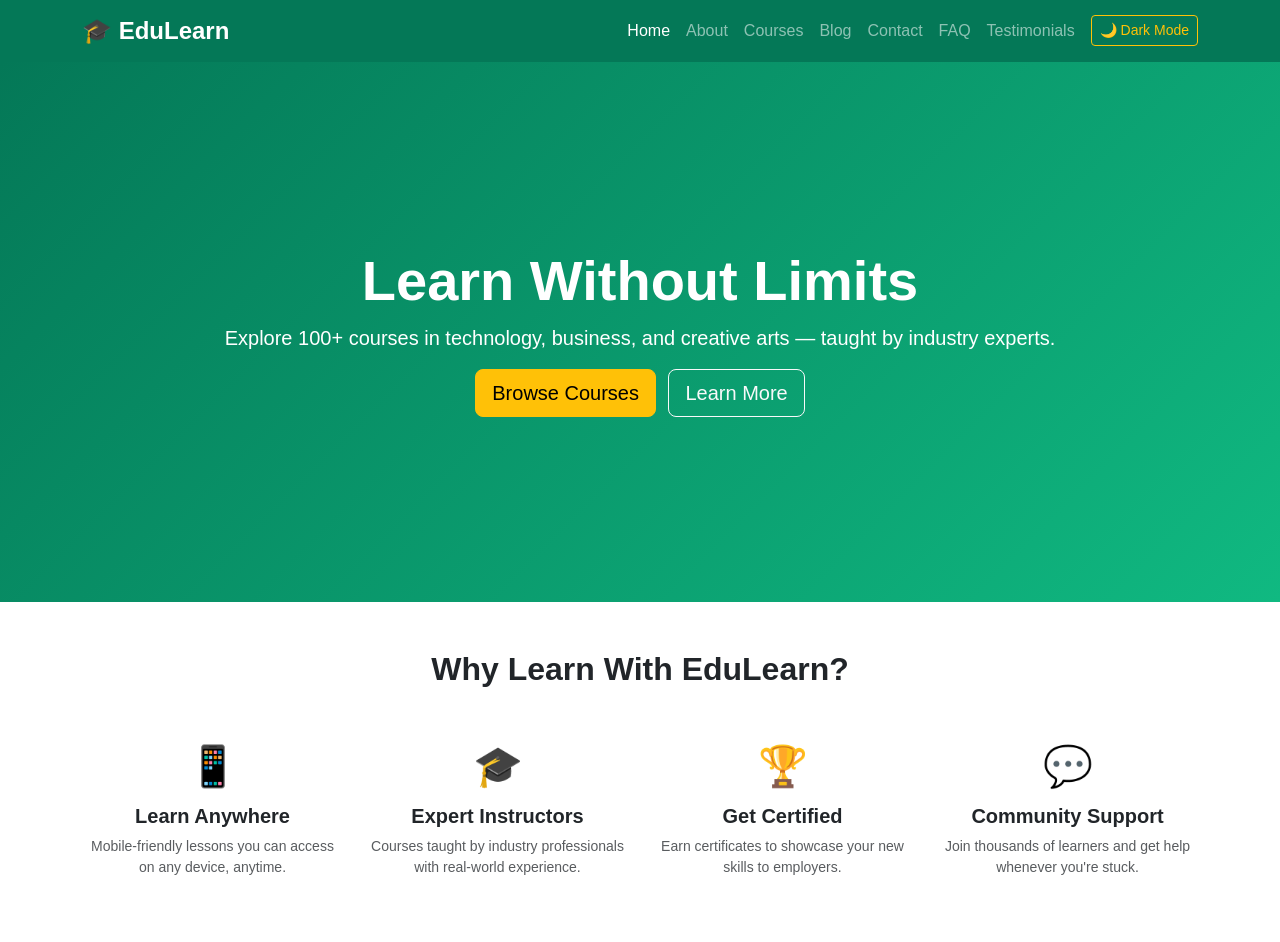
<file: index.html>
<!DOCTYPE html>
<html lang="en">
<head>
  <meta charset="UTF-8" />
  <meta name="viewport" content="width=device-width, initial-scale=1.0"/>
  <title>EduLearn – Learn Without Limits</title>
  <link href="https://cdn.jsdelivr.net/npm/bootstrap@5.3.0/dist/css/bootstrap.min.css" rel="stylesheet"/>
  <link rel="stylesheet" href="css/style.css"/>
  <link rel="icon" type="image/png" href="[data-uri]">
</head>
<body>

  <!-- NAVBAR -->
  <nav class="navbar navbar-expand-lg navbar-dark bg-primary" aria-label="Main navigation">
    <div class="container">
      <a class="navbar-brand fw-bold" href="index.html">🎓 EduLearn</a>
      <button class="navbar-toggler" type="button" data-bs-toggle="collapse" data-bs-target="#navMenu" aria-label="Toggle navigation menu" aria-expanded="false" aria-controls="navMenu">
        <span class="navbar-toggler-icon"></span>
      </button>
      <div class="collapse navbar-collapse" id="navMenu">
        <ul class="navbar-nav ms-auto">
          <li class="nav-item"><a class="nav-link active" href="index.html">Home</a></li>
          <li class="nav-item"><a class="nav-link" href="about.html">About</a></li>
          <li class="nav-item"><a class="nav-link" href="courses.html">Courses</a></li>
          <li class="nav-item"><a class="nav-link" href="blog.html">Blog</a></li>
          <li class="nav-item"><a class="nav-link" href="contact.html">Contact</a></li>
          <li class="nav-item"><a class="nav-link" href="faq.html">FAQ</a></li>
          <li class="nav-item"><a class="nav-link" href="testimonials.html">Testimonials</a></li>
        </ul>
      </div>
    </div>
  </nav>

  <!-- HERO -->
  <section class="hero-section text-white text-center py-5">
    <div class="container py-5">
      <h1 class="display-4 fw-bold">Learn Without Limits</h1>
      <p class="lead">Explore 100+ courses in technology, business, and creative arts — taught by industry experts.</p>
      <a href="courses.html" class="btn btn-warning btn-lg me-2">Browse Courses</a>
      <a href="about.html" class="btn btn-outline-light btn-lg">Learn More</a>
    </div>
  </section>

  </section>

  <!-- FEATURES SECTION -->
  <section class="py-5">
    <div class="container">
      <h2 class="text-center fw-bold mb-5">Why Learn With EduLearn?</h2>
      <div class="row g-4 text-center">
        <div class="col-md-3 col-6">
          <div class="fs-1 mb-2">📱</div>
          <h5 class="fw-bold">Learn Anywhere</h5>
          <p class="text-muted small">Mobile-friendly lessons you can access on any device, anytime.</p>
        </div>
        <div class="col-md-3 col-6">
          <div class="fs-1 mb-2">🎓</div>
          <h5 class="fw-bold">Expert Instructors</h5>
          <p class="text-muted small">Courses taught by industry professionals with real-world experience.</p>
        </div>
        <div class="col-md-3 col-6">
          <div class="fs-1 mb-2">🏆</div>
          <h5 class="fw-bold">Get Certified</h5>
          <p class="text-muted small">Earn certificates to showcase your new skills to employers.</p>
        </div>
        <div class="col-md-3 col-6">
          <div class="fs-1 mb-2">💬</div>
          <h5 class="fw-bold">Community Support</h5>
          <p class="text-muted small">Join thousands of learners and get help whenever you're stuck.</p>
        </div>
      </div>
    </div>
  </section>

  <!-- FOOTER -->

  <script src="https://cdn.jsdelivr.net/npm/bootstrap@5.3.0/dist/js/bootstrap.bundle.min.js"></script>
  <script src="js/main.js"></script>
  <button id="backToTop" class="btn btn-primary rounded-circle position-fixed" style="bottom:25px; right:25px; width:50px; height:50px; display:none; z-index:999;" aria-label="Back to top">↑</button>
</body>
</html>
</file>
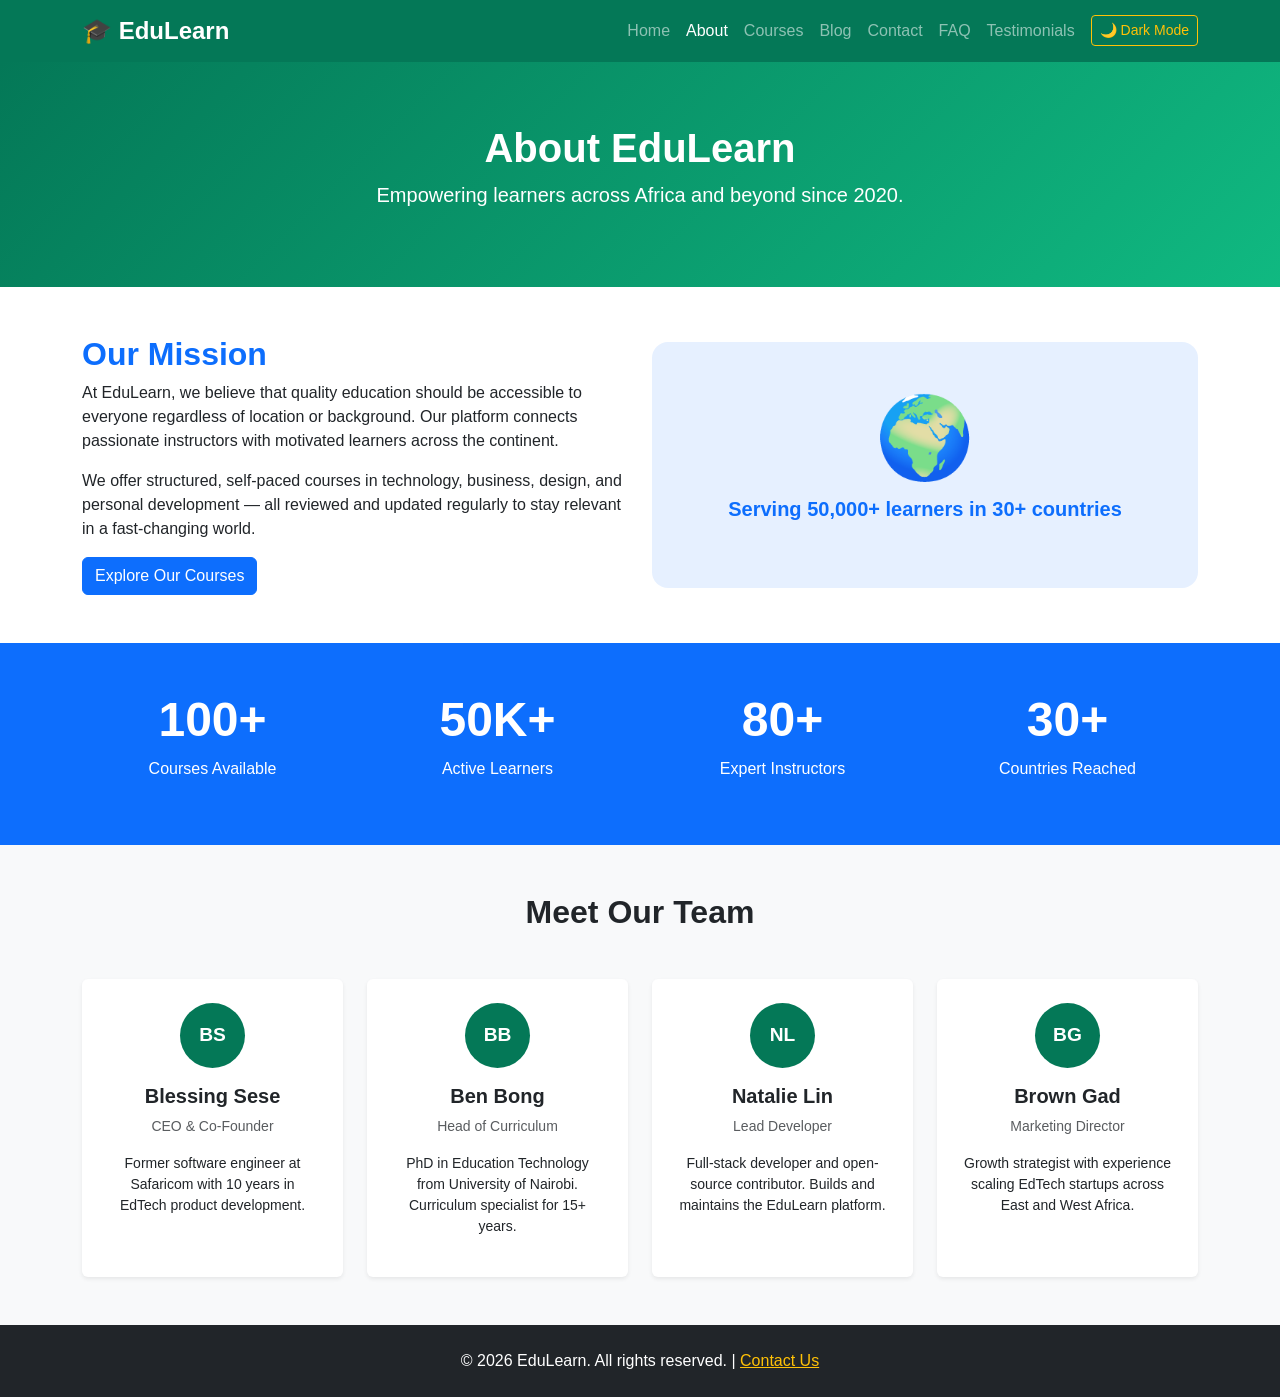
<file: about.html>
<!DOCTYPE html>
<html lang="en">
<head>
  <meta charset="UTF-8" />
  <meta name="viewport" content="width=device-width, initial-scale=1.0"/>
  <title>About Us – EduLearn</title>
  <link href="https://cdn.jsdelivr.net/npm/bootstrap@5.3.0/dist/css/bootstrap.min.css" rel="stylesheet"/>
  <link rel="stylesheet" href="css/style.css"/>
  <link rel="icon" type="image/png" href="[data-uri]">
</head>
<body>

  <nav class="navbar navbar-expand-lg navbar-dark bg-primary" aria-label="Main navigation">
    <div class="container">
      <a class="navbar-brand fw-bold" href="index.html">🎓 EduLearn</a>
     <button class="navbar-toggler" type="button" data-bs-toggle="collapse" data-bs-target="#navMenu" aria-label="Toggle navigation menu" aria-expanded="false" aria-controls="navMenu">
        <span class="navbar-toggler-icon"></span>
      </button>
      <div class="collapse navbar-collapse" id="navMenu">
        <ul class="navbar-nav ms-auto">
          <li class="nav-item"><a class="nav-link" href="index.html">Home</a></li>
          <li class="nav-item"><a class="nav-link active" href="about.html">About</a></li>
          <li class="nav-item"><a class="nav-link" href="courses.html">Courses</a></li>
          <li class="nav-item"><a class="nav-link" href="blog.html">Blog</a></li>
          <li class="nav-item"><a class="nav-link" href="contact.html">Contact</a></li>
          <li class="nav-item"><a class="nav-link" href="faq.html">FAQ</a></li>
          <li class="nav-item"><a class="nav-link" href="testimonials.html">Testimonials</a></li>
        </ul>
      </div>
    </div>
  </nav>

  <!-- PAGE HEADER -->
  <section class="page-header text-white text-center py-5">
    <div class="container">
      <h1 class="fw-bold">About EduLearn</h1>
      <p class="lead">Empowering learners across Africa and beyond since 2020.</p>
    </div>
  </section>

  <!-- MISSION -->
  <section class="py-5">
    <div class="container">
      <div class="row align-items-center g-4">
        <div class="col-md-6">
          <h2 class="fw-bold text-primary">Our Mission</h2>
          <p>At EduLearn, we believe that quality education should be accessible to everyone regardless of location or background. Our platform connects passionate instructors with motivated learners across the continent.</p>
          <p>We offer structured, self-paced courses in technology, business, design, and personal development — all reviewed and updated regularly to stay relevant in a fast-changing world.</p>
          <a href="courses.html" class="btn btn-primary">Explore Our Courses</a>
        </div>
        <div class="col-md-6 text-center">
          <div class="about-illustration p-5 rounded-4 bg-primary bg-opacity-10">
            <h1 style="font-size:5rem;">🌍</h1>
            <p class="text-primary fw-bold fs-5">Serving 50,000+ learners in 30+ countries</p>
          </div>
        </div>
      </div>
    </div>
  </section>

  <!-- STATS -->
  <section class="bg-primary text-white py-5">
    <div class="container">
      <div class="row text-center g-4">
        <div class="col-6 col-md-3">
          <h2 class="fw-bold display-5">100+</h2>
          <p>Courses Available</p>
        </div>
        <div class="col-6 col-md-3">
          <h2 class="fw-bold display-5">50K+</h2>
          <p>Active Learners</p>
        </div>
        <div class="col-6 col-md-3">
          <h2 class="fw-bold display-5">80+</h2>
          <p>Expert Instructors</p>
        </div>
        <div class="col-6 col-md-3">
          <h2 class="fw-bold display-5">30+</h2>
          <p>Countries Reached</p>
        </div>
      </div>
    </div>
  </section>

  <!-- TEAM -->
  <section class="py-5 bg-light">
    <div class="container">
      <h2 class="text-center fw-bold mb-5">Meet Our Team</h2>
      <div class="row g-4 justify-content-center">

        <div class="col-sm-6 col-md-4 col-lg-3">
          <div class="card text-center border-0 shadow-sm h-100">
            <div class="card-body p-4">
              <div class="team-avatar mx-auto mb-3">BS</div>
              <h5 class="fw-bold">Blessing Sese</h5>
              <p class="text-muted small">CEO & Co-Founder</p>
              <p class="small">Former software engineer at Safaricom with 10 years in EdTech product development.</p>
            </div>
          </div>
        </div>

        <div class="col-sm-6 col-md-4 col-lg-3">
          <div class="card text-center border-0 shadow-sm h-100">
            <div class="card-body p-4">
              <div class="team-avatar mx-auto mb-3">BB</div>
              <h5 class="fw-bold">Ben Bong</h5>
              <p class="text-muted small">Head of Curriculum</p>
              <p class="small">PhD in Education Technology from University of Nairobi. Curriculum specialist for 15+ years.</p>
            </div>
          </div>
        </div>

        <div class="col-sm-6 col-md-4 col-lg-3">
          <div class="card text-center border-0 shadow-sm h-100">
            <div class="card-body p-4">
              <div class="team-avatar mx-auto mb-3">NL</div>
              <h5 class="fw-bold">Natalie Lin</h5>
              <p class="text-muted small">Lead Developer</p>
              <p class="small">Full-stack developer and open-source contributor. Builds and maintains the EduLearn platform.</p>
            </div>
          </div>
        </div>

        <div class="col-sm-6 col-md-4 col-lg-3">
          <div class="card text-center border-0 shadow-sm h-100">
            <div class="card-body p-4">
              <div class="team-avatar mx-auto mb-3">BG</div>
              <h5 class="fw-bold">Brown Gad</h5>
              <p class="text-muted small">Marketing Director</p>
              <p class="small">Growth strategist with experience scaling EdTech startups across East and West Africa.</p>
            </div>
          </div>
        </div>

      </div>
    </div>
  </section>

  <footer class="bg-dark text-white text-center py-4">
    <p class="mb-0">&copy; 2026 EduLearn. All rights reserved. | <a href="contact.html" class="text-warning">Contact Us</a></p>
  </footer>

  <script src="https://cdn.jsdelivr.net/npm/bootstrap@5.3.0/dist/js/bootstrap.bundle.min.js"></script>
  <script src="js/main.js"></script>
  <button id="backToTop" class="btn btn-primary rounded-circle position-fixed" style="bottom:25px; right:25px; width:50px; height:50px; display:none; z-index:999;" aria-label="Back to top">↑</button>
</body>
</html>
</file>
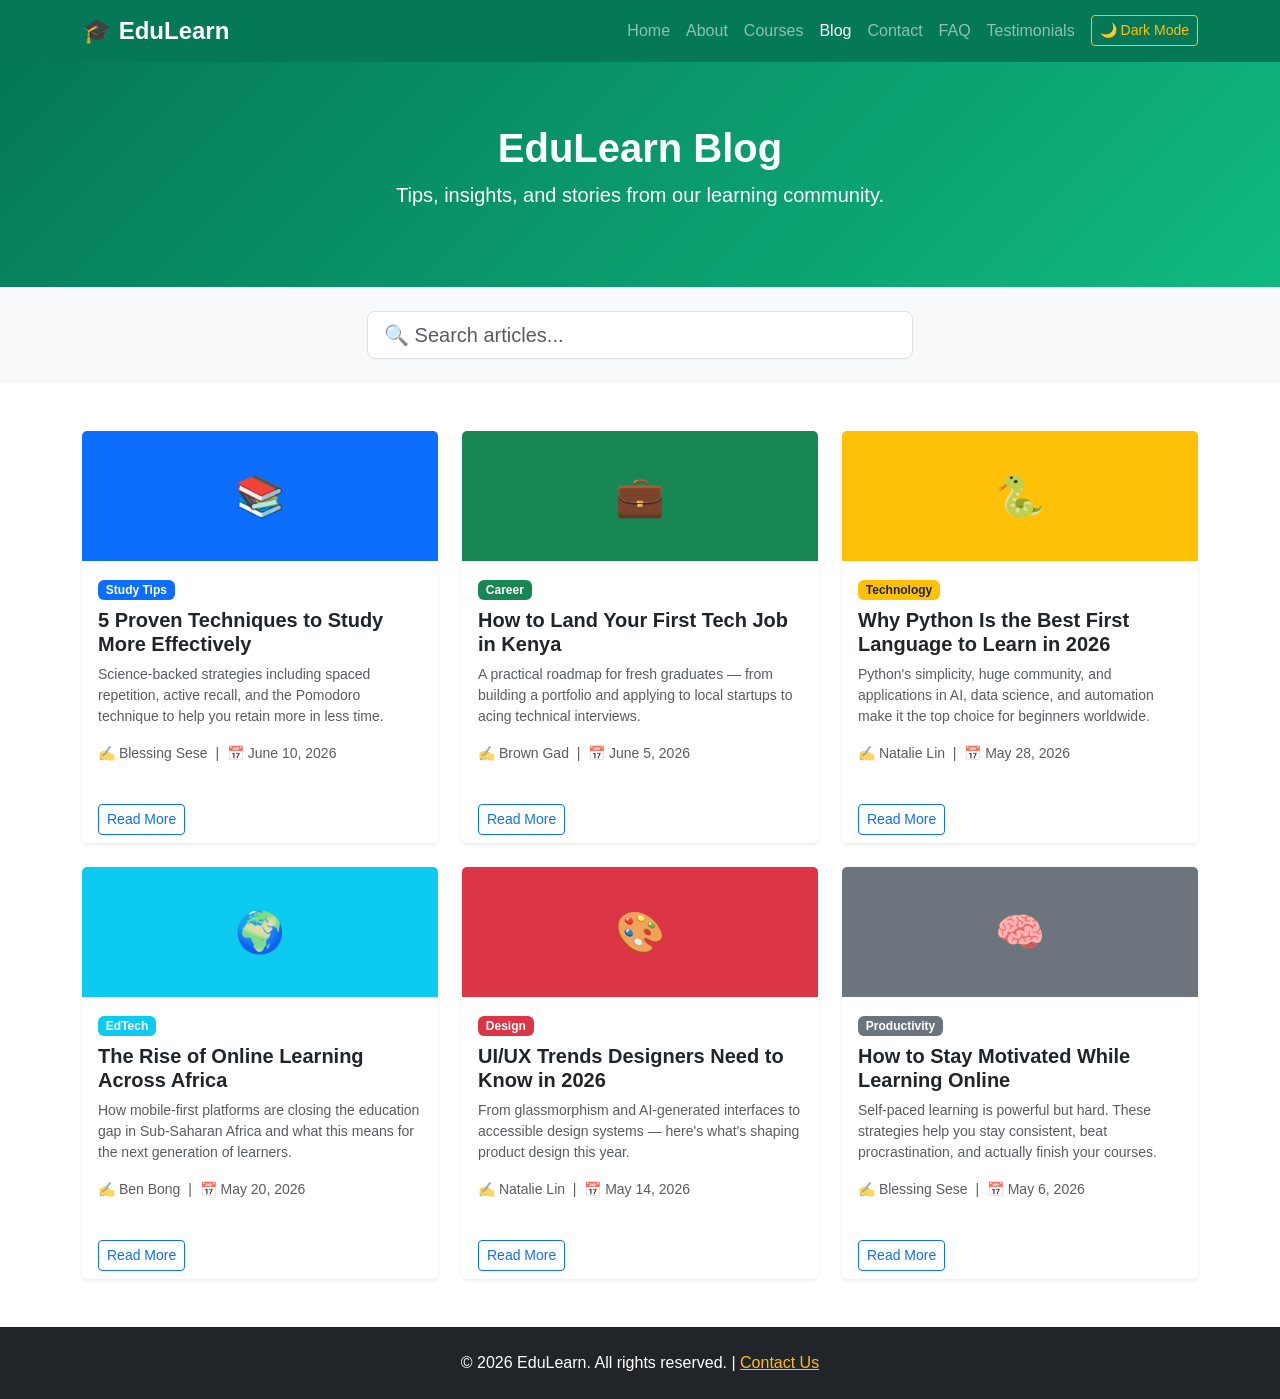
<file: blog.html>
<!DOCTYPE html>
<html lang="en">
<head>
  <meta charset="UTF-8"/>
  <meta name="viewport" content="width=device-width, initial-scale=1.0"/>
  <title>Blog – EduLearn</title>
  <link href="https://cdn.jsdelivr.net/npm/bootstrap@5.3.0/dist/css/bootstrap.min.css" rel="stylesheet"/>
  <link rel="stylesheet" href="css/style.css"/>
  <link rel="icon" type="image/png" href="[data-uri]">
</head>
<body>

  <nav class="navbar navbar-expand-lg navbar-dark bg-primary" aria-label="Main navigation">
    <div class="container">
      <a class="navbar-brand fw-bold" href="index.html">🎓 EduLearn</a>
      <button class="navbar-toggler" type="button" data-bs-toggle="collapse" data-bs-target="#navMenu" aria-label="Toggle navigation menu" aria-expanded="false" aria-controls="navMenu">
        <span class="navbar-toggler-icon"></span>
      </button>
      <div class="collapse navbar-collapse" id="navMenu">
        <ul class="navbar-nav ms-auto">
          <li class="nav-item"><a class="nav-link" href="index.html">Home</a></li>
          <li class="nav-item"><a class="nav-link" href="about.html">About</a></li>
          <li class="nav-item"><a class="nav-link" href="courses.html">Courses</a></li>
          <li class="nav-item"><a class="nav-link active" href="blog.html">Blog</a></li>
          <li class="nav-item"><a class="nav-link" href="contact.html">Contact</a></li>
          <li class="nav-item"><a class="nav-link" href="faq.html">FAQ</a></li>
          <li class="nav-item"><a class="nav-link" href="testimonials.html">Testimonials</a></li>
        </ul>
      </div>
    </div>
  </nav>

  <section class="page-header text-white text-center py-5">
    <div class="container">
      <h1 class="fw-bold">EduLearn Blog</h1>
      <p class="lead">Tips, insights, and stories from our learning community.</p>
    </div>
  </section>

  <!-- LIVE SEARCH (JavaScript Feature) -->
  <section class="py-4 bg-light">
    <div class="container">
      <div class="row justify-content-center">
        <div class="col-md-6">
          <input type="text" id="blogSearch" class="form-control form-control-lg"
            placeholder="🔍 Search articles..." oninput="searchBlog()"/>
        </div>
      </div>
    </div>
  </section>

  <section class="py-5">
    <div class="container">
      <div id="noResults" class="text-center text-muted d-none py-4">
        <h5>No articles match your search.</h5>
      </div>
      <div class="row g-4" id="blogGrid">

        <div class="col-md-6 col-lg-4 blog-item">
          <div class="card h-100 border-0 shadow-sm">
            <div class="card-img-top blog-thumb bg-primary text-white d-flex align-items-center justify-content-center" style="height:130px;font-size:2.5rem;">📚</div>
            <div class="card-body">
              <span class="badge bg-primary mb-2">Study Tips</span>
              <h5 class="fw-bold blog-title">5 Proven Techniques to Study More Effectively</h5>
              <p class="text-muted small blog-excerpt">Science-backed strategies including spaced repetition, active recall, and the Pomodoro technique to help you retain more in less time.</p>
              <p class="text-muted small">✍️ Blessing Sese &nbsp;|&nbsp; 📅 June 10, 2026</p>
            </div>
            <div class="card-footer bg-white border-0">
              <a href="contact.html" class="btn btn-outline-primary btn-sm">Read More</a>
            </div>
          </div>
        </div>

        <div class="col-md-6 col-lg-4 blog-item">
          <div class="card h-100 border-0 shadow-sm">
            <div class="card-img-top blog-thumb bg-success text-white d-flex align-items-center justify-content-center" style="height:130px;font-size:2.5rem;">💼</div>
            <div class="card-body">
              <span class="badge bg-success mb-2">Career</span>
              <h5 class="fw-bold blog-title">How to Land Your First Tech Job in Kenya</h5>
              <p class="text-muted small blog-excerpt">A practical roadmap for fresh graduates — from building a portfolio and applying to local startups to acing technical interviews.</p>
              <p class="text-muted small">✍️ Brown Gad &nbsp;|&nbsp; 📅 June 5, 2026</p>
            </div>
            <div class="card-footer bg-white border-0">
              <a href="contact.html" class="btn btn-outline-primary btn-sm">Read More</a>
            </div>
          </div>
        </div>

        <div class="col-md-6 col-lg-4 blog-item">
          <div class="card h-100 border-0 shadow-sm">
            <div class="card-img-top blog-thumb bg-warning text-white d-flex align-items-center justify-content-center" style="height:130px;font-size:2.5rem;">🐍</div>
            <div class="card-body">
              <span class="badge bg-warning text-dark mb-2">Technology</span>
              <h5 class="fw-bold blog-title">Why Python Is the Best First Language to Learn in 2026</h5>
              <p class="text-muted small blog-excerpt">Python's simplicity, huge community, and applications in AI, data science, and automation make it the top choice for beginners worldwide.</p>
              <p class="text-muted small">✍️ Natalie Lin &nbsp;|&nbsp; 📅 May 28, 2026</p>
            </div>
            <div class="card-footer bg-white border-0">
              <a href="contact.html" class="btn btn-outline-primary btn-sm">Read More</a>
            </div>
          </div>
        </div>

        <div class="col-md-6 col-lg-4 blog-item">
          <div class="card h-100 border-0 shadow-sm">
            <div class="card-img-top blog-thumb bg-info text-white d-flex align-items-center justify-content-center" style="height:130px;font-size:2.5rem;">🌍</div>
            <div class="card-body">
              <span class="badge bg-info mb-2">EdTech</span>
              <h5 class="fw-bold blog-title">The Rise of Online Learning Across Africa</h5>
              <p class="text-muted small blog-excerpt">How mobile-first platforms are closing the education gap in Sub-Saharan Africa and what this means for the next generation of learners.</p>
              <p class="text-muted small">✍️ Ben Bong &nbsp;|&nbsp; 📅 May 20, 2026</p>
            </div>
            <div class="card-footer bg-white border-0">
              <a href="contact.html" class="btn btn-outline-primary btn-sm">Read More</a>
            </div>
          </div>
        </div>

        <div class="col-md-6 col-lg-4 blog-item">
          <div class="card h-100 border-0 shadow-sm">
            <div class="card-img-top blog-thumb bg-danger text-white d-flex align-items-center justify-content-center" style="height:130px;font-size:2.5rem;">🎨</div>
            <div class="card-body">
              <span class="badge bg-danger mb-2">Design</span>
              <h5 class="fw-bold blog-title">UI/UX Trends Designers Need to Know in 2026</h5>
              <p class="text-muted small blog-excerpt">From glassmorphism and AI-generated interfaces to accessible design systems — here's what's shaping product design this year.</p>
              <p class="text-muted small">✍️ Natalie Lin &nbsp;|&nbsp; 📅 May 14, 2026</p>
            </div>
            <div class="card-footer bg-white border-0">
              <a href="contact.html" class="btn btn-outline-primary btn-sm">Read More</a>
            </div>
          </div>
        </div>

        <div class="col-md-6 col-lg-4 blog-item">
          <div class="card h-100 border-0 shadow-sm">
            <div class="card-img-top blog-thumb bg-secondary text-white d-flex align-items-center justify-content-center" style="height:130px;font-size:2.5rem;">🧠</div>
            <div class="card-body">
              <span class="badge bg-secondary mb-2">Productivity</span>
              <h5 class="fw-bold blog-title">How to Stay Motivated While Learning Online</h5>
              <p class="text-muted small blog-excerpt">Self-paced learning is powerful but hard. These strategies help you stay consistent, beat procrastination, and actually finish your courses.</p>
              <p class="text-muted small">✍️ Blessing Sese &nbsp;|&nbsp; 📅 May 6, 2026</p>
            </div>
            <div class="card-footer bg-white border-0">
              <a href="contact.html" class="btn btn-outline-primary btn-sm">Read More</a>
            </div>
          </div>
        </div>

      </div>
    </div>
  </section>

  <footer class="bg-dark text-white text-center py-4">
    <p class="mb-0">&copy; 2026 EduLearn. All rights reserved. | <a href="contact.html" class="text-warning">Contact Us</a></p>
  </footer>

  <script src="https://cdn.jsdelivr.net/npm/bootstrap@5.3.0/dist/js/bootstrap.bundle.min.js"></script>
  <script src="js/main.js"></script>
  <button id="backToTop" class="btn btn-primary rounded-circle position-fixed" style="bottom:25px; right:25px; width:50px; height:50px; display:none; z-index:999;" aria-label="Back to top">↑</button>
</body>
</html>
</file>
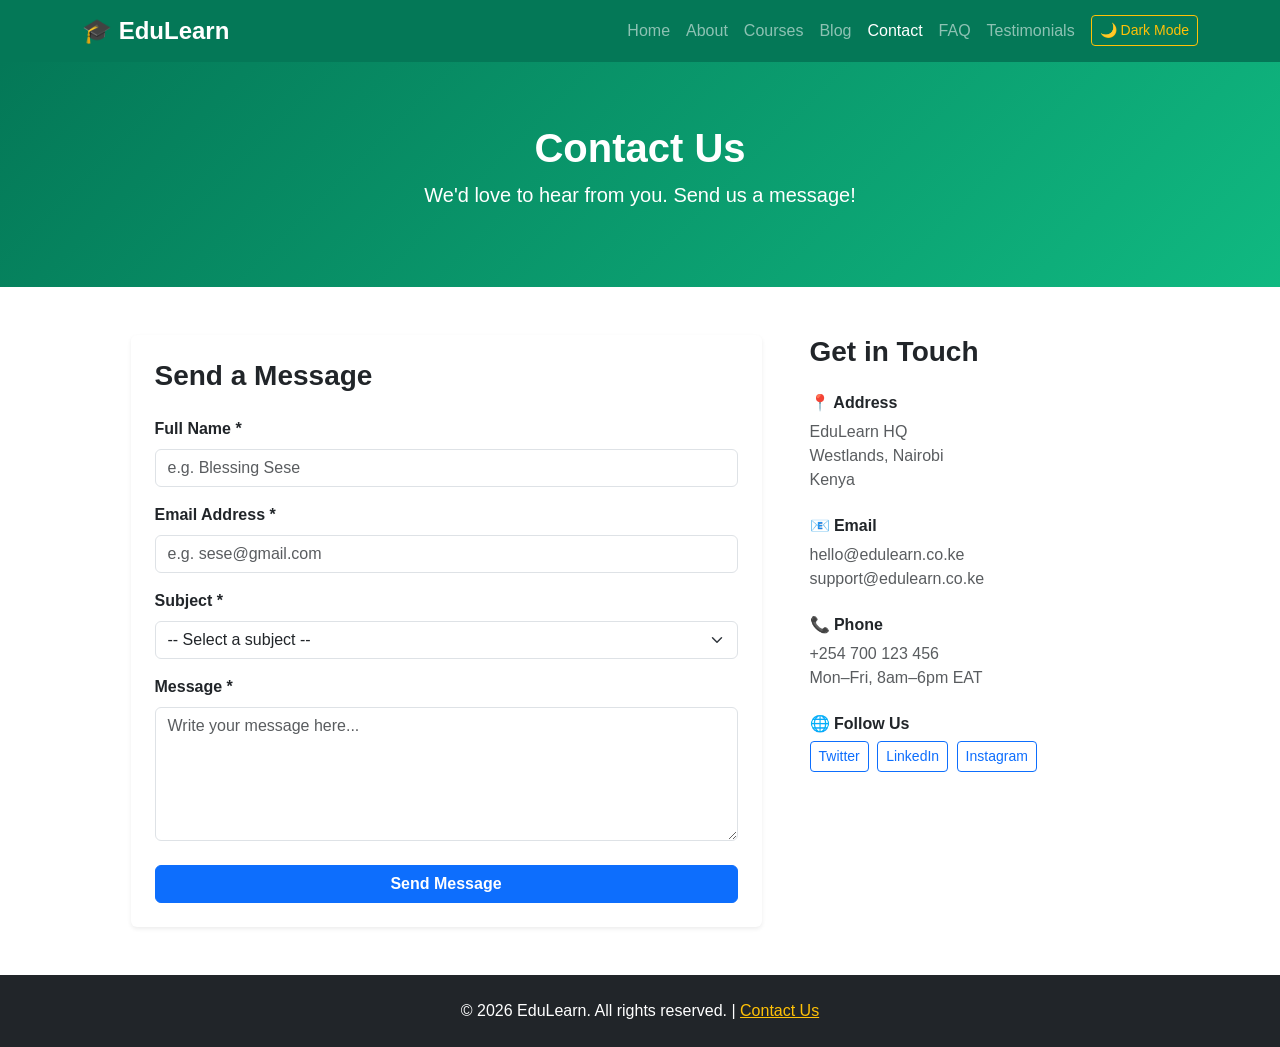
<file: contact.html>
<!DOCTYPE html>
<html lang="en">
<head>
  <meta charset="UTF-8"/>
  <meta name="viewport" content="width=device-width, initial-scale=1.0"/>
  <title>Contact – EduLearn</title>
  <link href="https://cdn.jsdelivr.net/npm/bootstrap@5.3.0/dist/css/bootstrap.min.css" rel="stylesheet"/>
  <link rel="stylesheet" href="css/style.css"/>
  <link rel="icon" type="image/png" href="[data-uri]">
</head>
<body>

  <nav class="navbar navbar-expand-lg navbar-dark bg-primary" aria-label="Main navigation">
    <div class="container">
      <a class="navbar-brand fw-bold" href="index.html">🎓 EduLearn</a>
      <button class="navbar-toggler" type="button" data-bs-toggle="collapse" data-bs-target="#navMenu" aria-label="Toggle navigation menu" aria-expanded="false" aria-controls="navMenu">
        <span class="navbar-toggler-icon"></span>
      </button>
      <div class="collapse navbar-collapse" id="navMenu">
        <ul class="navbar-nav ms-auto">
          <li class="nav-item"><a class="nav-link" href="index.html">Home</a></li>
          <li class="nav-item"><a class="nav-link" href="about.html">About</a></li>
          <li class="nav-item"><a class="nav-link" href="courses.html">Courses</a></li>
          <li class="nav-item"><a class="nav-link" href="blog.html">Blog</a></li>
          <li class="nav-item"><a class="nav-link active" href="contact.html">Contact</a></li>
          <li class="nav-item"><a class="nav-link" href="faq.html">FAQ</a></li>
          <li class="nav-item"><a class="nav-link" href="testimonials.html">Testimonials</a></li>
        </ul>
      </div>
    </div>
  </nav>

  <section class="page-header text-white text-center py-5">
    <div class="container">
      <h1 class="fw-bold">Contact Us</h1>
      <p class="lead">We'd love to hear from you. Send us a message!</p>
    </div>
  </section>

  <section class="py-5">
    <div class="container">
      <div class="row g-5 justify-content-center">

        <!-- CONTACT FORM -->
        <div class="col-lg-7">
          <div class="card border-0 shadow-sm p-4">
            <h3 class="fw-bold mb-4">Send a Message</h3>
            <div id="formSuccess" class="alert alert-success d-none">
              ✅ Thank you! Your message has been sent. We'll respond within 24 hours.
            </div>
            <div id="contactForm">
              <div class="mb-3">
                <label class="form-label fw-semibold">Full Name *</label>
                <input type="text" id="fullName" class="form-control" placeholder="e.g. Blessing Sese"/>
                <div class="invalid-feedback" id="nameError">Please enter your full name.</div>
              </div>
              <div class="mb-3">
                <label class="form-label fw-semibold">Email Address *</label>
                <input type="email" id="emailAddr" class="form-control" placeholder="e.g. sese@gmail.com"/>
                <div class="invalid-feedback" id="emailError">Please enter a valid email address.</div>
              </div>
              <div class="mb-3">
                <label class="form-label fw-semibold">Subject *</label>
                <select id="subject" class="form-select">
                  <option value="">-- Select a subject --</option>
                  <option>Course Enquiry</option>
                  <option>Technical Support</option>
                  <option>Partnership Opportunity</option>
                  <option>General Question</option>
                </select>
                <div class="invalid-feedback" id="subjectError">Please select a subject.</div>
              </div>
              <div class="mb-4">
                <label class="form-label fw-semibold">Message *</label>
                <textarea id="message" class="form-control" rows="5" placeholder="Write your message here..."></textarea>
                <div class="invalid-feedback" id="messageError">Message must be at least 20 characters.</div>
              </div>
              <button class="btn btn-primary w-100 fw-bold" onclick="validateForm()">Send Message</button>
            </div>
          </div>
        </div>

        <!-- CONTACT INFO -->
        <div class="col-lg-4">
          <h3 class="fw-bold mb-4">Get in Touch</h3>
          <div class="mb-4">
            <h6 class="fw-bold">📍 Address</h6>
            <p class="text-muted">EduLearn HQ<br/>Westlands, Nairobi<br/>Kenya</p>
          </div>
          <div class="mb-4">
            <h6 class="fw-bold">📧 Email</h6>
            <p class="text-muted">hello@edulearn.co.ke<br/>support@edulearn.co.ke</p>
          </div>
          <div class="mb-4">
            <h6 class="fw-bold">📞 Phone</h6>
            <p class="text-muted">+254 700 123 456<br/>Mon–Fri, 8am–6pm EAT</p>
          </div>
          <div>
            <h6 class="fw-bold">🌐 Follow Us</h6>
            <a href="#" class="btn btn-outline-primary btn-sm me-1">Twitter</a>
            <a href="#" class="btn btn-outline-primary btn-sm me-1">LinkedIn</a>
            <a href="#" class="btn btn-outline-primary btn-sm">Instagram</a>
          </div>
        </div>

      </div>
    </div>
  </section>

  <footer class="bg-dark text-white text-center py-4">
    <p class="mb-0">&copy; 2026 EduLearn. All rights reserved. | <a href="contact.html" class="text-warning">Contact Us</a></p>
  </footer>

  <script src="https://cdn.jsdelivr.net/npm/bootstrap@5.3.0/dist/js/bootstrap.bundle.min.js"></script>
  <script src="js/main.js"></script>
  <button id="backToTop" class="btn btn-primary rounded-circle position-fixed" style="bottom:25px; right:25px; width:50px; height:50px; display:none; z-index:999;" aria-label="Back to top">↑</button>
</body>
</html>
</file>
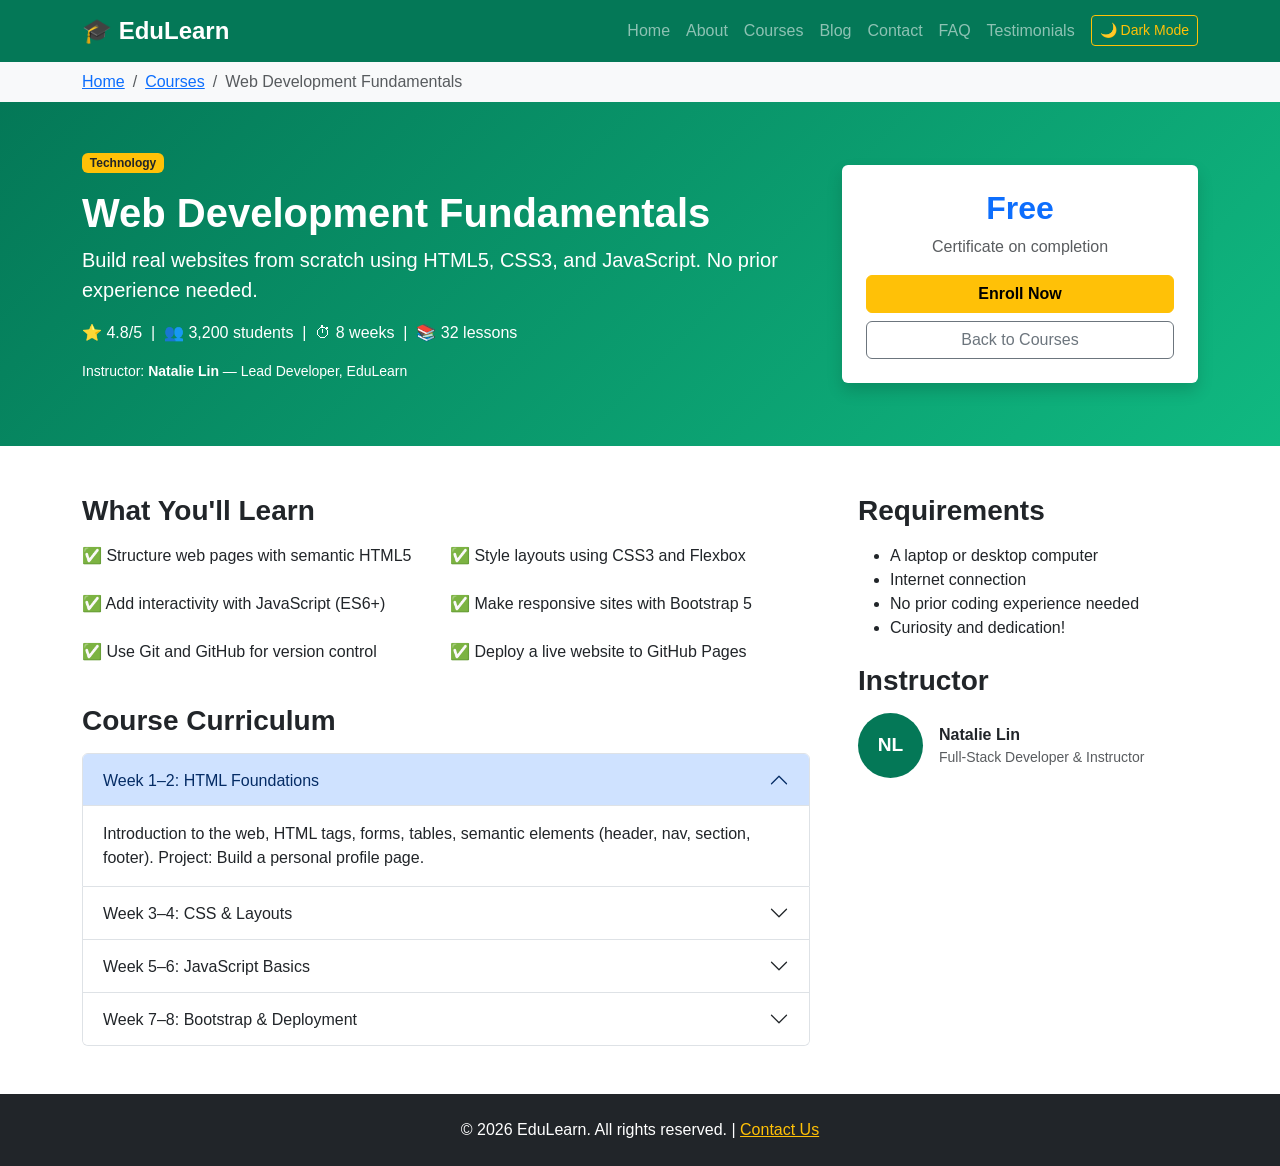
<file: course-detail.html>
<!DOCTYPE html>
<html lang="en">
<head>
  <meta charset="UTF-8"/>
  <meta name="viewport" content="width=device-width, initial-scale=1.0"/>
  <title>Web Development Fundamentals – EduLearn</title>
  <link href="https://cdn.jsdelivr.net/npm/bootstrap@5.3.0/dist/css/bootstrap.min.css" rel="stylesheet"/>
  <link rel="stylesheet" href="css/style.css"/>
  <link rel="icon" type="image/png" href="[data-uri]">
</head>
<body>

  <nav class="navbar navbar-expand-lg navbar-dark bg-primary" aria-label="Main navigation">
    <div class="container">
      <a class="navbar-brand fw-bold" href="index.html">🎓 EduLearn</a>
      <button class="navbar-toggler" type="button" data-bs-toggle="collapse" data-bs-target="#navMenu" aria-label="Toggle navigation menu" aria-expanded="false" aria-controls="navMenu">
        <span class="navbar-toggler-icon"></span>
      </button>
      <div class="collapse navbar-collapse" id="navMenu">
        <ul class="navbar-nav ms-auto">
          <li class="nav-item"><a class="nav-link" href="index.html">Home</a></li>
          <li class="nav-item"><a class="nav-link" href="about.html">About</a></li>
          <li class="nav-item"><a class="nav-link active" href="courses.html">Courses</a></li>
          <li class="nav-item"><a class="nav-link" href="blog.html">Blog</a></li>
          <li class="nav-item"><a class="nav-link" href="contact.html">Contact</a></li>
          <li class="nav-item"><a class="nav-link" href="faq.html">FAQ</a></li>
          <li class="nav-item"><a class="nav-link" href="testimonials.html">Testimonials</a></li>
        </ul>
      </div>
    </div>
  </nav>

  <!-- BREADCRUMB -->
  <div class="bg-light py-2">
    <div class="container">
      <nav aria-label="breadcrumb">
        <ol class="breadcrumb mb-0">
          <li class="breadcrumb-item"><a href="index.html">Home</a></li>
          <li class="breadcrumb-item"><a href="courses.html">Courses</a></li>
          <li class="breadcrumb-item active">Web Development Fundamentals</li>
        </ol>
      </nav>
    </div>
  </div>

  <!-- COURSE HERO -->
  <section class="page-header text-white py-5">
    <div class="container">
      <div class="row align-items-center">
        <div class="col-md-8">
          <span class="badge bg-warning text-dark mb-3">Technology</span>
          <h1 class="fw-bold">Web Development Fundamentals</h1>
          <p class="lead">Build real websites from scratch using HTML5, CSS3, and JavaScript. No prior experience needed.</p>
          <p>⭐ 4.8/5 &nbsp;|&nbsp; 👥 3,200 students &nbsp;|&nbsp; ⏱ 8 weeks &nbsp;|&nbsp; 📚 32 lessons</p>
          <p class="small">Instructor: <strong>Natalie Lin</strong> — Lead Developer, EduLearn</p>
        </div>
        <div class="col-md-4 text-center mt-4 mt-md-0">
          <div class="card shadow border-0 p-4">
            <h2 class="text-primary fw-bold">Free</h2>
            <p class="text-muted">Certificate on completion</p>
            <button class="btn btn-warning fw-bold w-100 mb-2" data-bs-toggle="modal" data-bs-target="#enrollModal">Enroll Now</button>
            <a href="courses.html" class="btn btn-outline-secondary w-100">Back to Courses</a>
          </div>
        </div>
      </div>
    </div>
  </section>

  <!-- COURSE CONTENT -->
  <section class="py-5">
    <div class="container">
      <div class="row g-5">
        <div class="col-lg-8">
          <h3 class="fw-bold mb-3">What You'll Learn</h3>
          <div class="row g-2 mb-4">
            <div class="col-md-6"><p>✅ Structure web pages with semantic HTML5</p></div>
            <div class="col-md-6"><p>✅ Style layouts using CSS3 and Flexbox</p></div>
            <div class="col-md-6"><p>✅ Add interactivity with JavaScript (ES6+)</p></div>
            <div class="col-md-6"><p>✅ Make responsive sites with Bootstrap 5</p></div>
            <div class="col-md-6"><p>✅ Use Git and GitHub for version control</p></div>
            <div class="col-md-6"><p>✅ Deploy a live website to GitHub Pages</p></div>
          </div>

          <h3 class="fw-bold mb-3">Course Curriculum</h3>
          <div class="accordion" id="curriculumAccordion">

            <div class="accordion-item">
              <h2 class="accordion-header">
                <button class="accordion-button" type="button" data-bs-toggle="collapse" data-bs-target="#week1">
                  Week 1–2: HTML Foundations
                </button>
              </h2>
              <div id="week1" class="accordion-collapse collapse show" data-bs-parent="#curriculumAccordion">
                <div class="accordion-body">
                  Introduction to the web, HTML tags, forms, tables, semantic elements (header, nav, section, footer). Project: Build a personal profile page.
                </div>
              </div>
            </div>

            <div class="accordion-item">
              <h2 class="accordion-header">
                <button class="accordion-button collapsed" type="button" data-bs-toggle="collapse" data-bs-target="#week2">
                  Week 3–4: CSS & Layouts
                </button>
              </h2>
              <div id="week2" class="accordion-collapse collapse" data-bs-parent="#curriculumAccordion">
                <div class="accordion-body">
                  Box model, positioning, Flexbox, CSS Grid, animations, and responsive design with media queries. Project: Build a landing page.
                </div>
              </div>
            </div>

            <div class="accordion-item">
              <h2 class="accordion-header">
                <button class="accordion-button collapsed" type="button" data-bs-toggle="collapse" data-bs-target="#week3">
                  Week 5–6: JavaScript Basics
                </button>
              </h2>
              <div id="week3" class="accordion-collapse collapse" data-bs-parent="#curriculumAccordion">
                <div class="accordion-body">
                  Variables, functions, DOM manipulation, events, fetch API, and local storage. Project: Interactive quiz app.
                </div>
              </div>
            </div>

            <div class="accordion-item">
              <h2 class="accordion-header">
                <button class="accordion-button collapsed" type="button" data-bs-toggle="collapse" data-bs-target="#week4">
                  Week 7–8: Bootstrap & Deployment
                </button>
              </h2>
              <div id="week4" class="accordion-collapse collapse" data-bs-parent="#curriculumAccordion">
                <div class="accordion-body">
                  Bootstrap grid, components, and utilities. Git version control and deploying to GitHub Pages. Final project: Multi-page website.
                </div>
              </div>
            </div>

          </div>
        </div>

        <div class="col-lg-4">
          <h3 class="fw-bold mb-3">Requirements</h3>
          <ul>
            <li>A laptop or desktop computer</li>
            <li>Internet connection</li>
            <li>No prior coding experience needed</li>
            <li>Curiosity and dedication!</li>
          </ul>
          <h3 class="fw-bold mt-4 mb-3">Instructor</h3>
          <div class="d-flex align-items-center gap-3">
            <div class="team-avatar">NL</div>
            <div>
              <p class="mb-0 fw-bold">Natalie Lin</p>
              <p class="text-muted small mb-0">Full-Stack Developer & Instructor</p>
            </div>
          </div>
        </div>
      </div>
    </div>
  </section>

  <!-- ENROLL MODAL -->
  <div class="modal fade" id="enrollModal" tabindex="-1">
    <div class="modal-dialog modal-dialog-centered">
      <div class="modal-content">
        <div class="modal-header bg-primary text-white">
          <h5 class="modal-title">Enroll in Web Development Fundamentals</h5>
          <button type="button" class="btn-close btn-close-white" data-bs-dismiss="modal"></button>
        </div>
        <div class="modal-body">
          <p>You're about to enroll for free. Enter your details to get started.</p>
          <input type="text" class="form-control mb-3" placeholder="Full Name"/>
          <input type="email" class="form-control mb-3" placeholder="Email Address"/>
        </div>
        <div class="modal-footer">
          <button class="btn btn-primary w-100" data-bs-dismiss="modal">Confirm Enrollment 🎉</button>
        </div>
      </div>
    </div>
  </div>

  <footer class="bg-dark text-white text-center py-4">
    <p class="mb-0">&copy; 2026 EduLearn. All rights reserved. | <a href="contact.html" class="text-warning">Contact Us</a></p>
  </footer>

  <script src="https://cdn.jsdelivr.net/npm/bootstrap@5.3.0/dist/js/bootstrap.bundle.min.js"></script>
  <script src="js/main.js"></script>
  <button id="backToTop" class="btn btn-primary rounded-circle position-fixed" style="bottom:25px; right:25px; width:50px; height:50px; display:none; z-index:999;" aria-label="Back to top">↑</button>
</body>
</html>
</file>
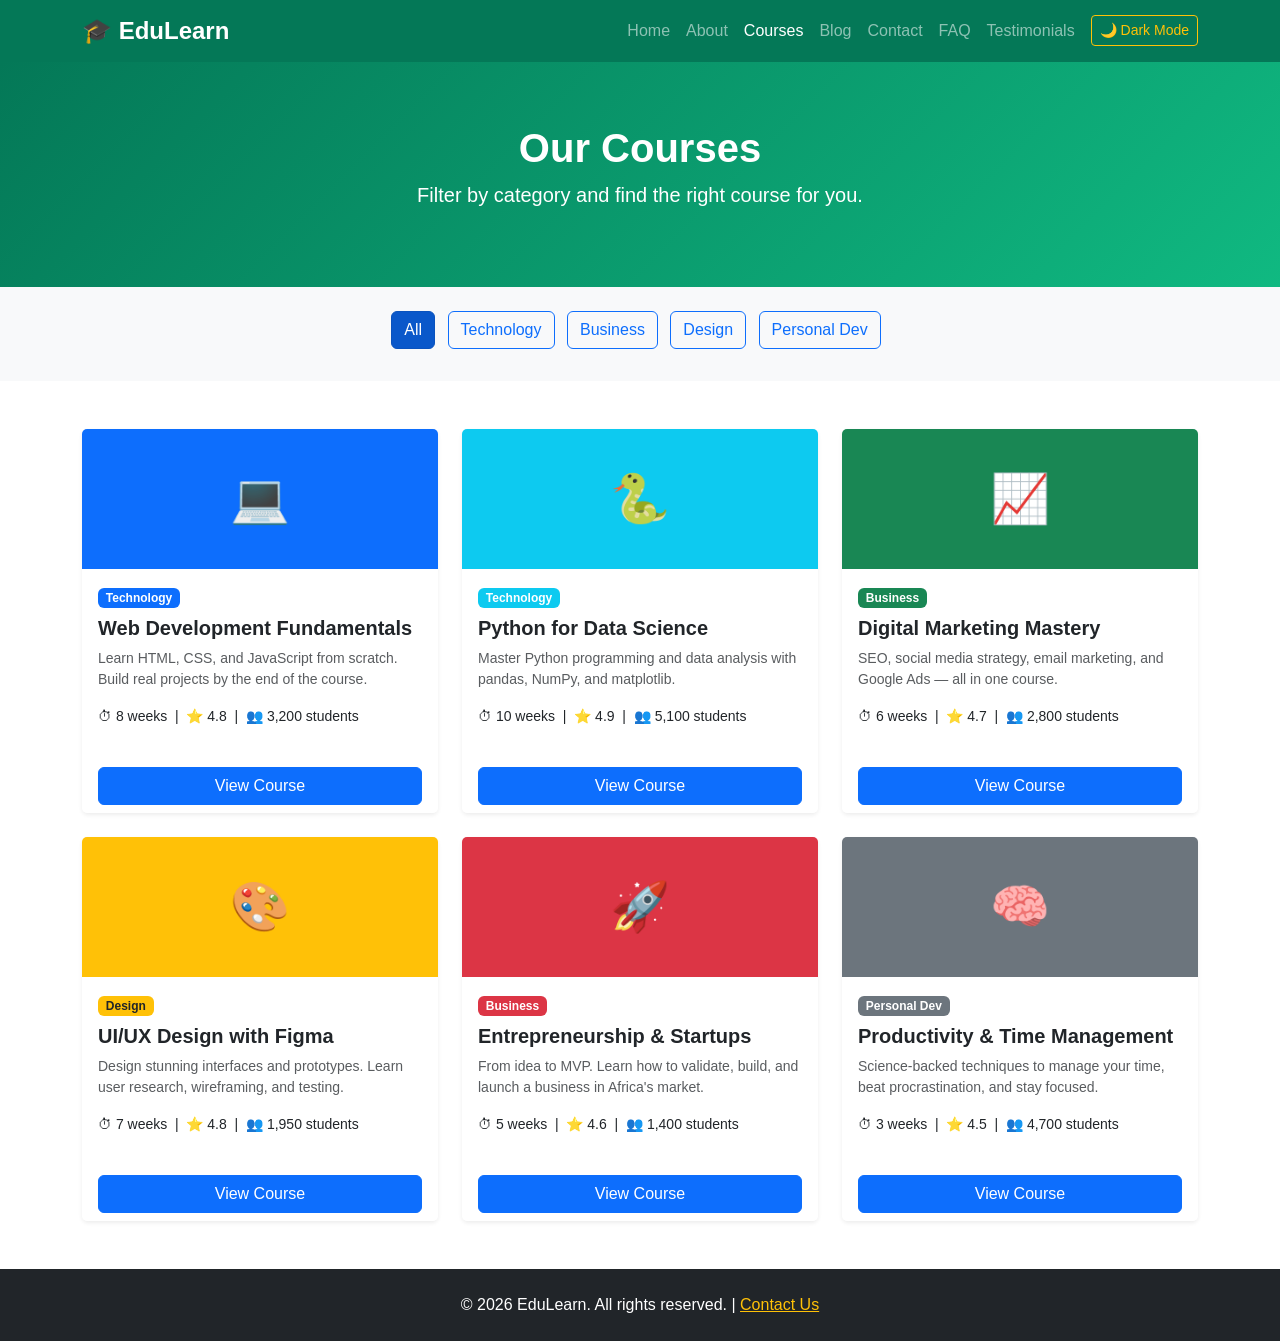
<file: courses.html>
<!DOCTYPE html>
<html lang="en">
<head>
  <meta charset="UTF-8" />
  <meta name="viewport" content="width=device-width, initial-scale=1.0"/>
  <title>Courses – EduLearn</title>
  <link href="https://cdn.jsdelivr.net/npm/bootstrap@5.3.0/dist/css/bootstrap.min.css" rel="stylesheet"/>
  <link rel="stylesheet" href="css/style.css"/>
  <link rel="icon" type="image/png" href="[data-uri]">
</head>
<body>

  <nav class="navbar navbar-expand-lg navbar-dark bg-primary" aria-label="Main navigation">
    <div class="container">
      <a class="navbar-brand fw-bold" href="index.html">🎓 EduLearn</a>
      <button class="navbar-toggler" type="button" data-bs-toggle="collapse" data-bs-target="#navMenu" aria-label="Toggle navigation menu" aria-expanded="false" aria-controls="navMenu">
        <span class="navbar-toggler-icon"></span>
      </button>
      <div class="collapse navbar-collapse" id="navMenu">
        <ul class="navbar-nav ms-auto">
          <li class="nav-item"><a class="nav-link" href="index.html">Home</a></li>
          <li class="nav-item"><a class="nav-link" href="about.html">About</a></li>
          <li class="nav-item"><a class="nav-link active" href="courses.html">Courses</a></li>
          <li class="nav-item"><a class="nav-link" href="blog.html">Blog</a></li>
          <li class="nav-item"><a class="nav-link" href="contact.html">Contact</a></li>
          <li class="nav-item"><a class="nav-link" href="faq.html">FAQ</a></li>
          <li class="nav-item"><a class="nav-link" href="testimonials.html">Testimonials</a></li>
        </ul>
      </div>
    </div>
  </nav>

  <section class="page-header text-white text-center py-5">
    <div class="container">
      <h1 class="fw-bold">Our Courses</h1>
      <p class="lead">Filter by category and find the right course for you.</p>
    </div>
  </section>

  <!-- FILTER BUTTONS (JavaScript Feature #1) -->
  <section class="py-4 bg-light">
    <div class="container text-center">
      <button class="btn btn-primary me-2 mb-2 filter-btn active" data-filter="all">All</button>
      <button class="btn btn-outline-primary me-2 mb-2 filter-btn" data-filter="tech">Technology</button>
      <button class="btn btn-outline-primary me-2 mb-2 filter-btn" data-filter="business">Business</button>
      <button class="btn btn-outline-primary me-2 mb-2 filter-btn" data-filter="design">Design</button>
      <button class="btn btn-outline-primary me-2 mb-2 filter-btn" data-filter="personal">Personal Dev</button>
    </div>
  </section>

  <!-- COURSE CARDS -->
  <section class="py-5">
    <div class="container">
      <div class="row g-4" id="courseGrid">

        <div class="col-sm-6 col-lg-4 course-item" data-category="tech">
          <div class="card h-100 shadow-sm border-0">
            <div class="card-img-top course-thumb bg-primary text-white d-flex align-items-center justify-content-center" style="height:140px;font-size:3rem;">💻</div>
            <div class="card-body">
              <span class="badge bg-primary mb-2">Technology</span>
              <h5 class="fw-bold">Web Development Fundamentals</h5>
              <p class="text-muted small">Learn HTML, CSS, and JavaScript from scratch. Build real projects by the end of the course.</p>
              <p class="small">⏱ 8 weeks &nbsp;|&nbsp; ⭐ 4.8 &nbsp;|&nbsp; 👥 3,200 students</p>
            </div>
            <div class="card-footer bg-white border-0">
              <a href="course-detail.html" class="btn btn-primary w-100">View Course</a>
            </div>
          </div>
        </div>

        <div class="col-sm-6 col-lg-4 course-item" data-category="tech">
          <div class="card h-100 shadow-sm border-0">
            <div class="card-img-top course-thumb bg-info text-white d-flex align-items-center justify-content-center" style="height:140px;font-size:3rem;">🐍</div>
            <div class="card-body">
              <span class="badge bg-info mb-2">Technology</span>
              <h5 class="fw-bold">Python for Data Science</h5>
              <p class="text-muted small">Master Python programming and data analysis with pandas, NumPy, and matplotlib.</p>
              <p class="small">⏱ 10 weeks &nbsp;|&nbsp; ⭐ 4.9 &nbsp;|&nbsp; 👥 5,100 students</p>
            </div>
            <div class="card-footer bg-white border-0">
              <a href="course-detail.html" class="btn btn-primary w-100">View Course</a>
            </div>
          </div>
        </div>

        <div class="col-sm-6 col-lg-4 course-item" data-category="business">
          <div class="card h-100 shadow-sm border-0">
            <div class="card-img-top course-thumb bg-success text-white d-flex align-items-center justify-content-center" style="height:140px;font-size:3rem;">📈</div>
            <div class="card-body">
              <span class="badge bg-success mb-2">Business</span>
              <h5 class="fw-bold">Digital Marketing Mastery</h5>
              <p class="text-muted small">SEO, social media strategy, email marketing, and Google Ads — all in one course.</p>
              <p class="small">⏱ 6 weeks &nbsp;|&nbsp; ⭐ 4.7 &nbsp;|&nbsp; 👥 2,800 students</p>
            </div>
            <div class="card-footer bg-white border-0">
              <a href="course-detail.html" class="btn btn-primary w-100">View Course</a>
            </div>
          </div>
        </div>

        <div class="col-sm-6 col-lg-4 course-item" data-category="design">
          <div class="card h-100 shadow-sm border-0">
            <div class="card-img-top course-thumb bg-warning text-white d-flex align-items-center justify-content-center" style="height:140px;font-size:3rem;">🎨</div>
            <div class="card-body">
              <span class="badge bg-warning text-dark mb-2">Design</span>
              <h5 class="fw-bold">UI/UX Design with Figma</h5>
              <p class="text-muted small">Design stunning interfaces and prototypes. Learn user research, wireframing, and testing.</p>
              <p class="small">⏱ 7 weeks &nbsp;|&nbsp; ⭐ 4.8 &nbsp;|&nbsp; 👥 1,950 students</p>
            </div>
            <div class="card-footer bg-white border-0">
              <a href="course-detail.html" class="btn btn-primary w-100">View Course</a>
            </div>
          </div>
        </div>

        <div class="col-sm-6 col-lg-4 course-item" data-category="business">
          <div class="card h-100 shadow-sm border-0">
            <div class="card-img-top course-thumb bg-danger text-white d-flex align-items-center justify-content-center" style="height:140px;font-size:3rem;">🚀</div>
            <div class="card-body">
              <span class="badge bg-danger mb-2">Business</span>
              <h5 class="fw-bold">Entrepreneurship & Startups</h5>
              <p class="text-muted small">From idea to MVP. Learn how to validate, build, and launch a business in Africa's market.</p>
              <p class="small">⏱ 5 weeks &nbsp;|&nbsp; ⭐ 4.6 &nbsp;|&nbsp; 👥 1,400 students</p>
            </div>
            <div class="card-footer bg-white border-0">
              <a href="course-detail.html" class="btn btn-primary w-100">View Course</a>
            </div>
          </div>
        </div>

        <div class="col-sm-6 col-lg-4 course-item" data-category="personal">
          <div class="card h-100 shadow-sm border-0">
            <div class="card-img-top course-thumb bg-secondary text-white d-flex align-items-center justify-content-center" style="height:140px;font-size:3rem;">🧠</div>
            <div class="card-body">
              <span class="badge bg-secondary mb-2">Personal Dev</span>
              <h5 class="fw-bold">Productivity & Time Management</h5>
              <p class="text-muted small">Science-backed techniques to manage your time, beat procrastination, and stay focused.</p>
              <p class="small">⏱ 3 weeks &nbsp;|&nbsp; ⭐ 4.5 &nbsp;|&nbsp; 👥 4,700 students</p>
            </div>
            <div class="card-footer bg-white border-0">
              <a href="course-detail.html" class="btn btn-primary w-100">View Course</a>
            </div>
          </div>
        </div>

      </div>
    </div>
  </section>

  <footer class="bg-dark text-white text-center py-4">
    <p class="mb-0">&copy; 2026 EduLearn. All rights reserved. | <a href="contact.html" class="text-warning">Contact Us</a></p>
  </footer>

  <script src="https://cdn.jsdelivr.net/npm/bootstrap@5.3.0/dist/js/bootstrap.bundle.min.js"></script>
  <script src="js/main.js"></script>
  <button id="backToTop" class="btn btn-primary rounded-circle position-fixed" style="bottom:25px; right:25px; width:50px; height:50px; display:none; z-index:999;" aria-label="Back to top">↑</button>
</body>
</html>
</file>
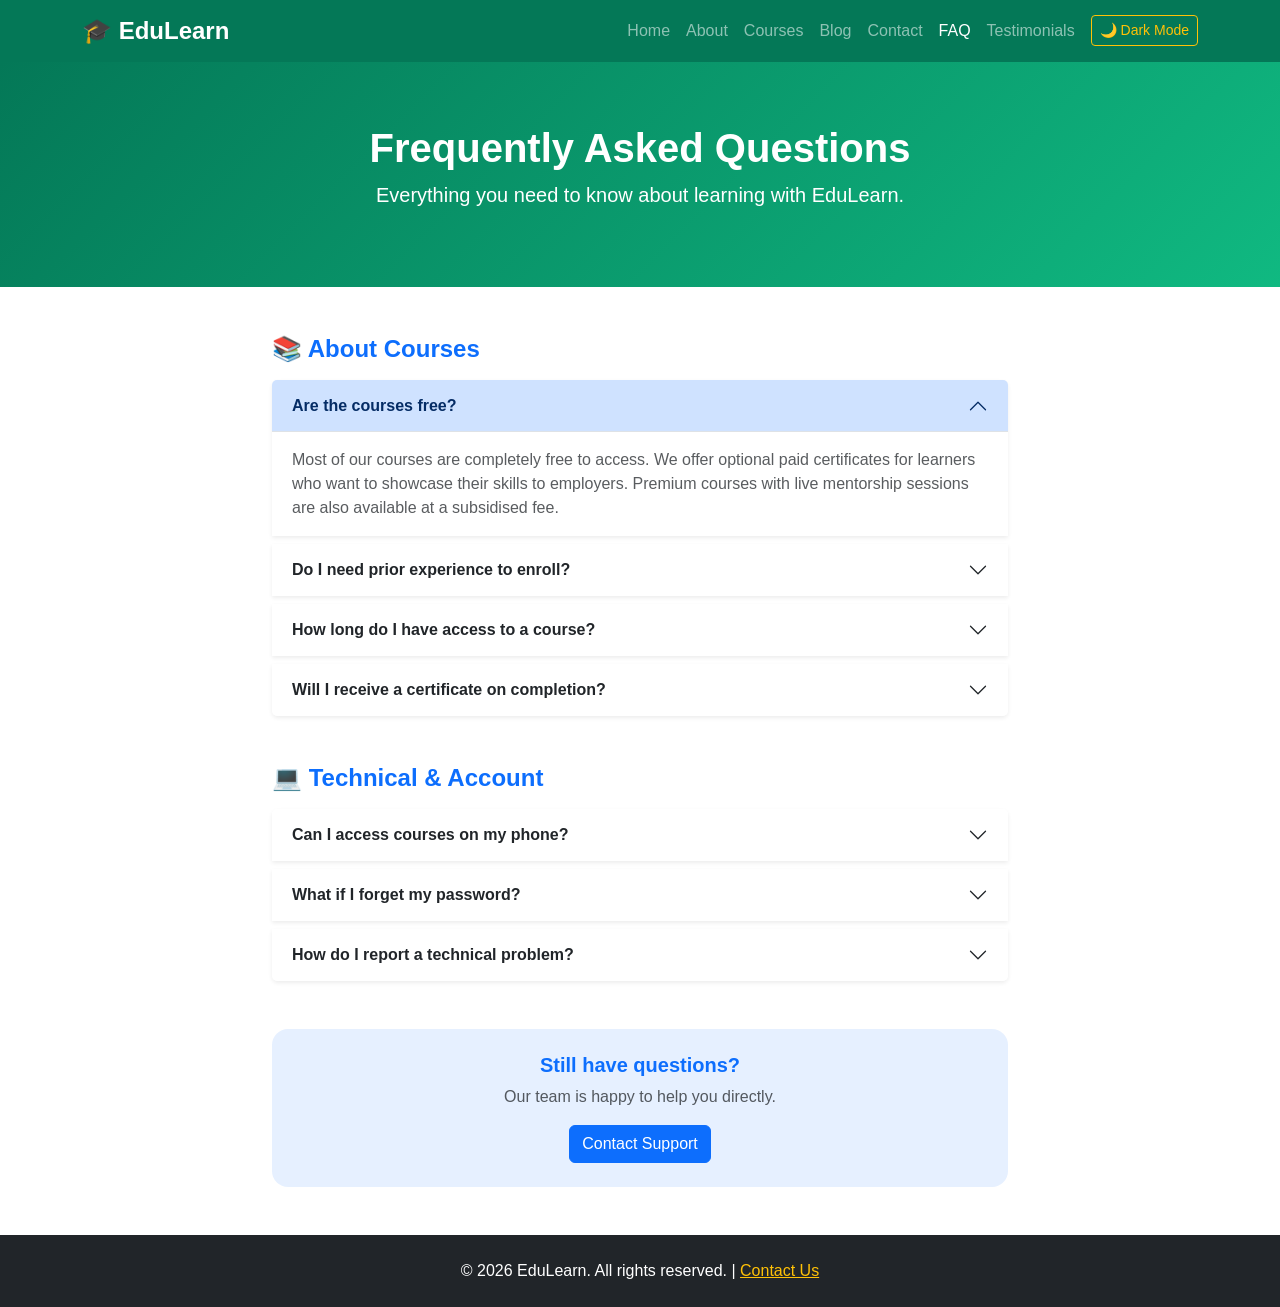
<file: faq.html>
<!DOCTYPE html>
<html lang="en">
<head>
  <meta charset="UTF-8"/>
  <meta name="viewport" content="width=device-width, initial-scale=1.0"/>
  <title>FAQ – EduLearn</title>
  <link href="https://cdn.jsdelivr.net/npm/bootstrap@5.3.0/dist/css/bootstrap.min.css" rel="stylesheet"/>
  <link rel="stylesheet" href="css/style.css"/>
  <link rel="icon" type="image/png" href="[data-uri]">
</head>
<body>

  <nav class="navbar navbar-expand-lg navbar-dark bg-primary" aria-label="Main navigation">
    <div class="container">
      <a class="navbar-brand fw-bold" href="index.html">🎓 EduLearn</a>
      <button class="navbar-toggler" type="button" data-bs-toggle="collapse" data-bs-target="#navMenu" aria-label="Toggle navigation menu" aria-expanded="false" aria-controls="navMenu">
        <span class="navbar-toggler-icon"></span>
      </button>
      <div class="collapse navbar-collapse" id="navMenu">
        <ul class="navbar-nav ms-auto">
          <li class="nav-item"><a class="nav-link" href="index.html">Home</a></li>
          <li class="nav-item"><a class="nav-link" href="about.html">About</a></li>
          <li class="nav-item"><a class="nav-link" href="courses.html">Courses</a></li>
          <li class="nav-item"><a class="nav-link" href="blog.html">Blog</a></li>
          <li class="nav-item"><a class="nav-link" href="contact.html">Contact</a></li>
          <li class="nav-item"><a class="nav-link active" href="faq.html">FAQ</a></li>
          <li class="nav-item"><a class="nav-link" href="testimonials.html">Testimonials</a></li>
        </ul>
      </div>
    </div>
  </nav>

  <section class="page-header text-white text-center py-5">
    <div class="container">
      <h1 class="fw-bold">Frequently Asked Questions</h1>
      <p class="lead">Everything you need to know about learning with EduLearn.</p>
    </div>
  </section>

  <section class="py-5">
    <div class="container">
      <div class="row justify-content-center">
        <div class="col-lg-8">

          <h4 class="fw-bold text-primary mb-3">📚 About Courses</h4>
          <div class="accordion mb-5" id="faqCourses">

            <div class="accordion-item border-0 shadow-sm mb-2">
              <h2 class="accordion-header">
                <button class="accordion-button fw-semibold" type="button" data-bs-toggle="collapse" data-bs-target="#faq1">
                  Are the courses free?
                </button>
              </h2>
              <div id="faq1" class="accordion-collapse collapse show" data-bs-parent="#faqCourses">
                <div class="accordion-body text-muted">
                  Most of our courses are completely free to access. We offer optional paid certificates for learners who want to showcase their skills to employers. Premium courses with live mentorship sessions are also available at a subsidised fee.
                </div>
              </div>
            </div>

            <div class="accordion-item border-0 shadow-sm mb-2">
              <h2 class="accordion-header">
                <button class="accordion-button collapsed fw-semibold" type="button" data-bs-toggle="collapse" data-bs-target="#faq2">
                  Do I need prior experience to enroll?
                </button>
              </h2>
              <div id="faq2" class="accordion-collapse collapse" data-bs-parent="#faqCourses">
                <div class="accordion-body text-muted">
                  No prior experience is needed for beginner courses. Each course clearly states its prerequisites on the course detail page. We have courses for complete beginners all the way to advanced professionals.
                </div>
              </div>
            </div>

            <div class="accordion-item border-0 shadow-sm mb-2">
              <h2 class="accordion-header">
                <button class="accordion-button collapsed fw-semibold" type="button" data-bs-toggle="collapse" data-bs-target="#faq3">
                  How long do I have access to a course?
                </button>
              </h2>
              <div id="faq3" class="accordion-collapse collapse" data-bs-parent="#faqCourses">
                <div class="accordion-body text-muted">
                  Once enrolled, you have lifetime access to the course content. You can learn at your own pace and revisit lessons as many times as you need.
                </div>
              </div>
            </div>

            <div class="accordion-item border-0 shadow-sm mb-2">
              <h2 class="accordion-header">
                <button class="accordion-button collapsed fw-semibold" type="button" data-bs-toggle="collapse" data-bs-target="#faq4">
                  Will I receive a certificate on completion?
                </button>
              </h2>
              <div id="faq4" class="accordion-collapse collapse" data-bs-parent="#faqCourses">
                <div class="accordion-body text-muted">
                  Yes! Upon completing all lessons and passing the final assessment, you will receive a verified digital certificate that you can share on LinkedIn or add to your CV.
                </div>
              </div>
            </div>

          </div>

          <h4 class="fw-bold text-primary mb-3">💻 Technical & Account</h4>
          <div class="accordion mb-5" id="faqTech">

            <div class="accordion-item border-0 shadow-sm mb-2">
              <h2 class="accordion-header">
                <button class="accordion-button collapsed fw-semibold" type="button" data-bs-toggle="collapse" data-bs-target="#faq5">
                  Can I access courses on my phone?
                </button>
              </h2>
              <div id="faq5" class="accordion-collapse collapse" data-bs-parent="#faqTech">
                <div class="accordion-body text-muted">
                  Absolutely. EduLearn is fully optimised for mobile devices. You can learn on any smartphone, tablet, or desktop browser without needing to install an app.
                </div>
              </div>
            </div>

            <div class="accordion-item border-0 shadow-sm mb-2">
              <h2 class="accordion-header">
                <button class="accordion-button collapsed fw-semibold" type="button" data-bs-toggle="collapse" data-bs-target="#faq6">
                  What if I forget my password?
                </button>
              </h2>
              <div id="faq6" class="accordion-collapse collapse" data-bs-parent="#faqTech">
                <div class="accordion-body text-muted">
                  Click the "Forgot Password" link on the login page and we'll send a reset link to your registered email address. If you don't receive it within 5 minutes, check your spam folder or contact support.
                </div>
              </div>
            </div>

            <div class="accordion-item border-0 shadow-sm mb-2">
              <h2 class="accordion-header">
                <button class="accordion-button collapsed fw-semibold" type="button" data-bs-toggle="collapse" data-bs-target="#faq7">
                  How do I report a technical problem?
                </button>
              </h2>
              <div id="faq7" class="accordion-collapse collapse" data-bs-parent="#faqTech">
                <div class="accordion-body text-muted">
                  Use our <a href="contact.html" class="text-primary">Contact page</a> to report any technical issues. Our support team responds within 24 hours on weekdays. Please describe the problem and include screenshots if possible.
                </div>
              </div>
            </div>

          </div>

          <div class="bg-primary bg-opacity-10 rounded-4 p-4 text-center">
            <h5 class="fw-bold text-primary">Still have questions?</h5>
            <p class="text-muted">Our team is happy to help you directly.</p>
            <a href="contact.html" class="btn btn-primary">Contact Support</a>
          </div>

        </div>
      </div>
    </div>
  </section>

  <footer class="bg-dark text-white text-center py-4">
    <p class="mb-0">&copy; 2026 EduLearn. All rights reserved. | <a href="contact.html" class="text-warning">Contact Us</a></p>
  </footer>

  <script src="https://cdn.jsdelivr.net/npm/bootstrap@5.3.0/dist/js/bootstrap.bundle.min.js"></script>
  <script src="js/main.js"></script>
  <button id="backToTop" class="btn btn-primary rounded-circle position-fixed" style="bottom:25px; right:25px; width:50px; height:50px; display:none; z-index:999;" aria-label="Back to top">↑</button>
</body>
</html>
</file>
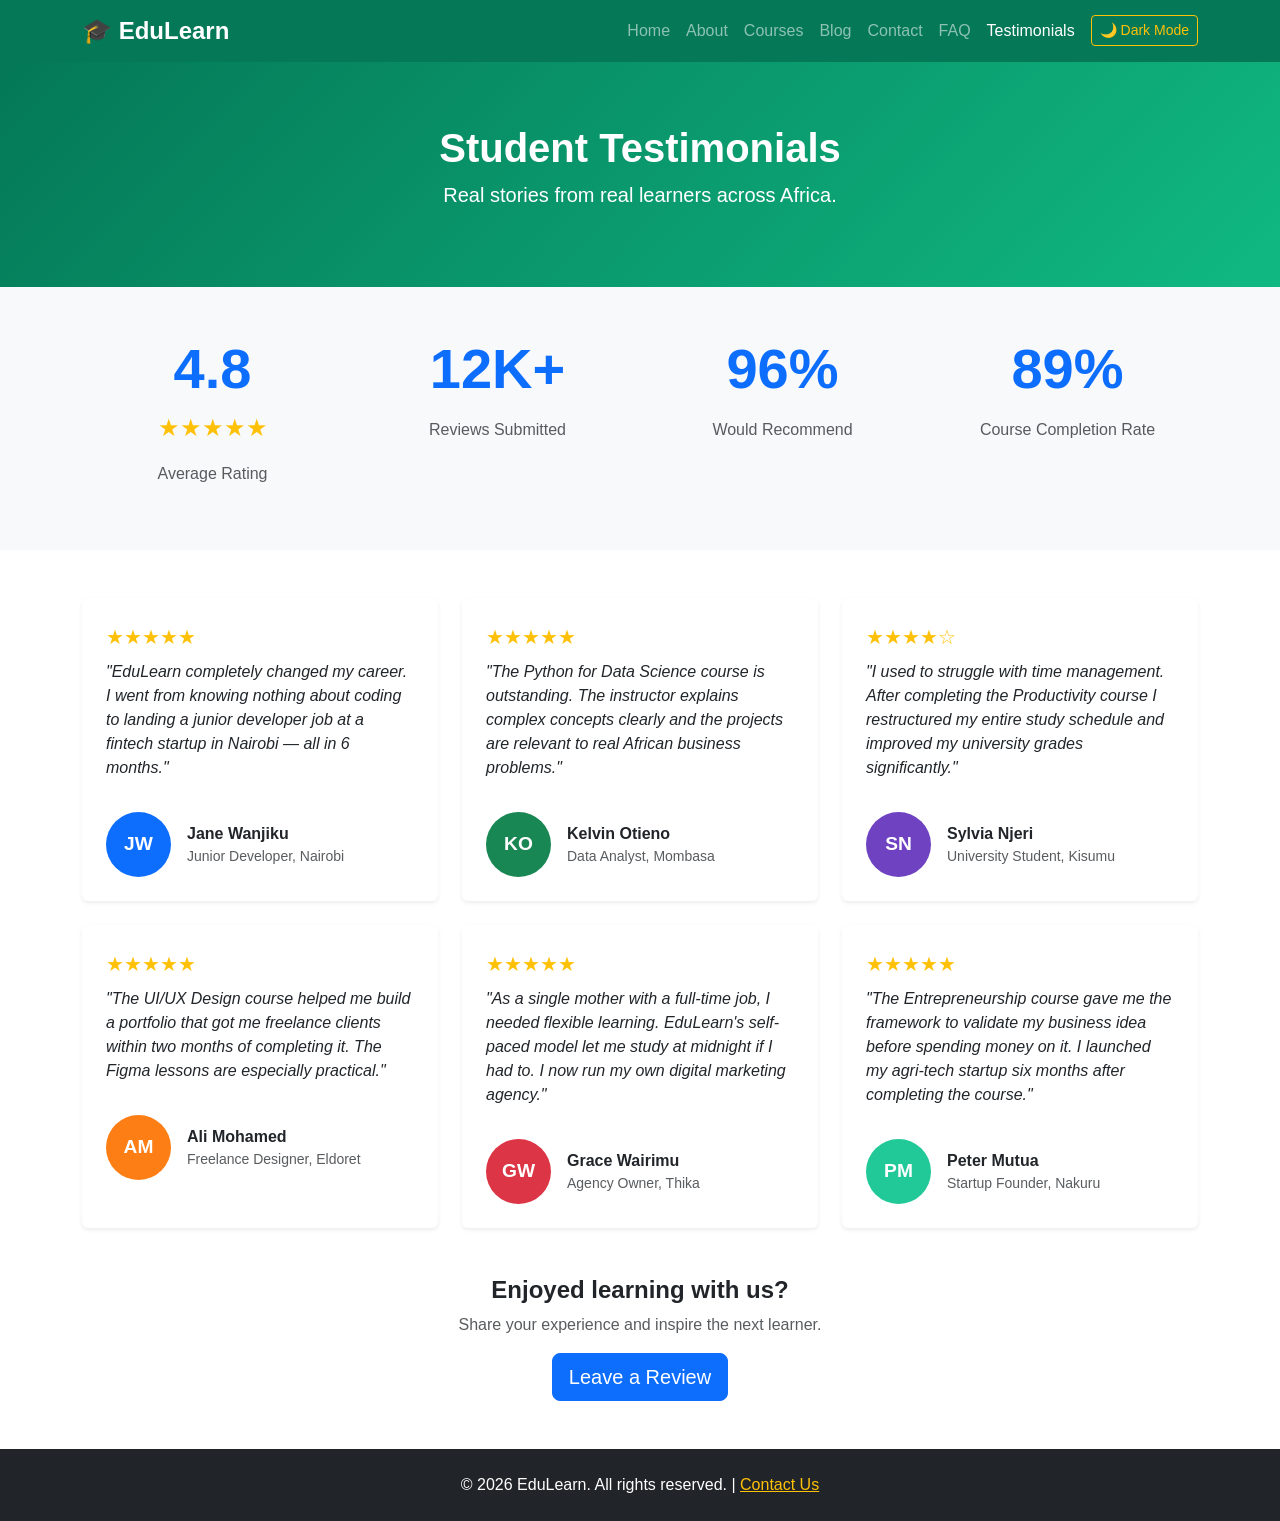
<file: testimonials.html>
<!DOCTYPE html>
<html lang="en">
<head>
  <meta charset="UTF-8"/>
  <meta name="viewport" content="width=device-width, initial-scale=1.0"/>
  <title>Testimonials – EduLearn</title>
  <link href="https://cdn.jsdelivr.net/npm/bootstrap@5.3.0/dist/css/bootstrap.min.css" rel="stylesheet"/>
  <link rel="stylesheet" href="css/style.css"/>
  <link rel="icon" type="image/png" href="[data-uri]">
</head>
<body>

  <nav class="navbar navbar-expand-lg navbar-dark bg-primary" aria-label="Main navigation">
    <div class="container">
      <a class="navbar-brand fw-bold" href="index.html">🎓 EduLearn</a>
      <button class="navbar-toggler" type="button" data-bs-toggle="collapse" data-bs-target="#navMenu" aria-label="Toggle navigation menu" aria-expanded="false" aria-controls="navMenu">
        <span class="navbar-toggler-icon"></span>
      </button>
      <div class="collapse navbar-collapse" id="navMenu">
        <ul class="navbar-nav ms-auto">
          <li class="nav-item"><a class="nav-link" href="index.html">Home</a></li>
          <li class="nav-item"><a class="nav-link" href="about.html">About</a></li>
          <li class="nav-item"><a class="nav-link" href="courses.html">Courses</a></li>
          <li class="nav-item"><a class="nav-link" href="blog.html">Blog</a></li>
          <li class="nav-item"><a class="nav-link" href="contact.html">Contact</a></li>
          <li class="nav-item"><a class="nav-link" href="faq.html">FAQ</a></li>
          <li class="nav-item"><a class="nav-link active" href="testimonials.html">Testimonials</a></li>
        </ul>
      </div>
    </div>
  </nav>

  <section class="page-header text-white text-center py-5">
    <div class="container">
      <h1 class="fw-bold">Student Testimonials</h1>
      <p class="lead">Real stories from real learners across Africa.</p>
    </div>
  </section>

  <!-- RATING SUMMARY -->
  <section class="py-5 bg-light">
    <div class="container">
      <div class="row text-center g-4 justify-content-center">
        <div class="col-6 col-md-3">
          <h2 class="fw-bold display-4 text-primary">4.8</h2>
          <p class="text-warning fs-4">★★★★★</p>
          <p class="text-muted">Average Rating</p>
        </div>
        <div class="col-6 col-md-3">
          <h2 class="fw-bold display-4 text-primary">12K+</h2>
          <p class="text-muted mt-3">Reviews Submitted</p>
        </div>
        <div class="col-6 col-md-3">
          <h2 class="fw-bold display-4 text-primary">96%</h2>
          <p class="text-muted mt-3">Would Recommend</p>
        </div>
        <div class="col-6 col-md-3">
          <h2 class="fw-bold display-4 text-primary">89%</h2>
          <p class="text-muted mt-3">Course Completion Rate</p>
        </div>
      </div>
    </div>
  </section>

  <!-- TESTIMONIAL CARDS -->
  <section class="py-5">
    <div class="container">
      <div class="row g-4">

        <div class="col-md-6 col-lg-4">
          <div class="card h-100 border-0 shadow-sm p-4">
            <div class="text-warning fs-5 mb-2">★★★★★</div>
            <p class="fst-italic">"EduLearn completely changed my career. I went from knowing nothing about coding to landing a junior developer job at a fintech startup in Nairobi — all in 6 months."</p>
            <div class="d-flex align-items-center mt-3 gap-3">
              <div class="team-avatar" style="background:#0d6efd;">JW</div>
              <div>
                <p class="mb-0 fw-bold">Jane Wanjiku</p>
                <p class="text-muted small mb-0">Junior Developer, Nairobi</p>
              </div>
            </div>
          </div>
        </div>

        <div class="col-md-6 col-lg-4">
          <div class="card h-100 border-0 shadow-sm p-4">
            <div class="text-warning fs-5 mb-2">★★★★★</div>
            <p class="fst-italic">"The Python for Data Science course is outstanding. The instructor explains complex concepts clearly and the projects are relevant to real African business problems."</p>
            <div class="d-flex align-items-center mt-3 gap-3">
              <div class="team-avatar" style="background:#198754;">KO</div>
              <div>
                <p class="mb-0 fw-bold">Kelvin Otieno</p>
                <p class="text-muted small mb-0">Data Analyst, Mombasa</p>
              </div>
            </div>
          </div>
        </div>

        <div class="col-md-6 col-lg-4">
          <div class="card h-100 border-0 shadow-sm p-4">
            <div class="text-warning fs-5 mb-2">★★★★☆</div>
            <p class="fst-italic">"I used to struggle with time management. After completing the Productivity course I restructured my entire study schedule and improved my university grades significantly."</p>
            <div class="d-flex align-items-center mt-3 gap-3">
              <div class="team-avatar" style="background:#6f42c1;">SN</div>
              <div>
                <p class="mb-0 fw-bold">Sylvia Njeri</p>
                <p class="text-muted small mb-0">University Student, Kisumu</p>
              </div>
            </div>
          </div>
        </div>

        <div class="col-md-6 col-lg-4">
          <div class="card h-100 border-0 shadow-sm p-4">
            <div class="text-warning fs-5 mb-2">★★★★★</div>
            <p class="fst-italic">"The UI/UX Design course helped me build a portfolio that got me freelance clients within two months of completing it. The Figma lessons are especially practical."</p>
            <div class="d-flex align-items-center mt-3 gap-3">
              <div class="team-avatar" style="background:#fd7e14;">AM</div>
              <div>
                <p class="mb-0 fw-bold">Ali Mohamed</p>
                <p class="text-muted small mb-0">Freelance Designer, Eldoret</p>
              </div>
            </div>
          </div>
        </div>

        <div class="col-md-6 col-lg-4">
          <div class="card h-100 border-0 shadow-sm p-4">
            <div class="text-warning fs-5 mb-2">★★★★★</div>
            <p class="fst-italic">"As a single mother with a full-time job, I needed flexible learning. EduLearn's self-paced model let me study at midnight if I had to. I now run my own digital marketing agency."</p>
            <div class="d-flex align-items-center mt-3 gap-3">
              <div class="team-avatar" style="background:#dc3545;">GW</div>
              <div>
                <p class="mb-0 fw-bold">Grace Wairimu</p>
                <p class="text-muted small mb-0">Agency Owner, Thika</p>
              </div>
            </div>
          </div>
        </div>

        <div class="col-md-6 col-lg-4">
          <div class="card h-100 border-0 shadow-sm p-4">
            <div class="text-warning fs-5 mb-2">★★★★★</div>
            <p class="fst-italic">"The Entrepreneurship course gave me the framework to validate my business idea before spending money on it. I launched my agri-tech startup six months after completing the course."</p>
            <div class="d-flex align-items-center mt-3 gap-3">
              <div class="team-avatar" style="background:#20c997;">PM</div>
              <div>
                <p class="mb-0 fw-bold">Peter Mutua</p>
                <p class="text-muted small mb-0">Startup Founder, Nakuru</p>
              </div>
            </div>
          </div>
        </div>

      </div>

      <!-- LEAVE A REVIEW CTA -->
      <div class="text-center mt-5">
        <h4 class="fw-bold">Enjoyed learning with us?</h4>
        <p class="text-muted">Share your experience and inspire the next learner.</p>
        <a href="contact.html" class="btn btn-primary btn-lg">Leave a Review</a>
      </div>

    </div>
  </section>

  <footer class="bg-dark text-white text-center py-4">
    <p class="mb-0">&copy; 2026 EduLearn. All rights reserved. | <a href="contact.html" class="text-warning">Contact Us</a></p>
  </footer>

  <script src="https://cdn.jsdelivr.net/npm/bootstrap@5.3.0/dist/js/bootstrap.bundle.min.js"></script>
  <script src="js/main.js"></script>
  <button id="backToTop" class="btn btn-primary rounded-circle position-fixed" style="bottom:25px; right:25px; width:50px; height:50px; display:none; z-index:999;" aria-label="Back to top">↑</button>
</body>
</html>
</file>
<file: css/style.css>
/* EduLearn Global Styles */
:root {
  --primary: #047857;
  --accent: #ffc107;
  --dark: #212529;
}

body {
  font-family: 'Segoe UI', sans-serif;
}

.hero-section {
  background: linear-gradient(135deg, #047857, #10b981); /* emerald-700 to emerald-500 */
  min-height: 60vh;
  display: flex;
  align-items: center;
}
/* Emerald Green Navbar */
.navbar.bg-primary {
  background-color: #047857 !important; /* emerald-700 */
}

.navbar-brand {
  font-size: 1.5rem;
}
/* Page Header */
.page-header {
  background: linear-gradient(135deg, #047857, #10b981);
  min-height: 25vh;
  display: flex;
  align-items: center;
}

/* Team Avatar */
.team-avatar {
  width: 65px;
  height: 65px;
  border-radius: 50%;
  background-color: #047857;
  color: white;
  font-weight: bold;
  font-size: 1.2rem;
  display: flex;
  align-items: center;
  justify-content: center;
}
/* Dark Mode */
[data-theme="dark"] body,
[data-theme="dark"] {
  background-color: #121212 !important;
  color: #e0e0e0 !important;
}

[data-theme="dark"] .card {
  background-color: #1e1e1e !important;
  color: #e0e0e0 !important;
}

[data-theme="dark"] .bg-light {
  background-color: #1a1a1a !important;
}

[data-theme="dark"] .text-muted {
  color: #aaaaaa !important;
}

[data-theme="dark"] footer {
  background-color: #000 !important;
}
/* Card Hover Effects */
.card {
  transition: transform 0.25s ease, box-shadow 0.25s ease;
}

.card:hover {
  transform: translateY(-6px);
  box-shadow: 0 12px 24px rgba(0, 0, 0, 0.12) !important;
}

.btn {
  transition: all 0.2s ease;
}

.btn:hover {
  transform: translateY(-2px);
}
/* Smooth Scrolling */
html {
  scroll-behavior: smooth;
}

* {
  transition: background-color 0.3s ease, color 0.3s ease;
}

a {
  transition: color 0.2s ease;
}
/* Mobile Responsiveness Fixes */
@media (max-width: 576px) {
  .hero-section, .page-header {
    padding: 2.5rem 0 !important;
    min-height: auto !important;
  }

  .display-4 {
    font-size: 2rem;
  }

  .display-5 {
    font-size: 1.75rem;
  }

  .card-body {
    padding: 1.25rem;
  }

  .accordion-button {
    font-size: 0.95rem;
  }
}
/* Fade In Animation */
body {
  animation: fadeIn 0.4s ease-in;
}

@keyframes fadeIn {
  from { opacity: 0; }
  to { opacity: 1; }
}
/* Focus states for accessibility */
a:focus, button:focus, input:focus, textarea:focus, select:focus {
  outline: 2px solid #047857;
  outline-offset: 2px;
}
</file>
